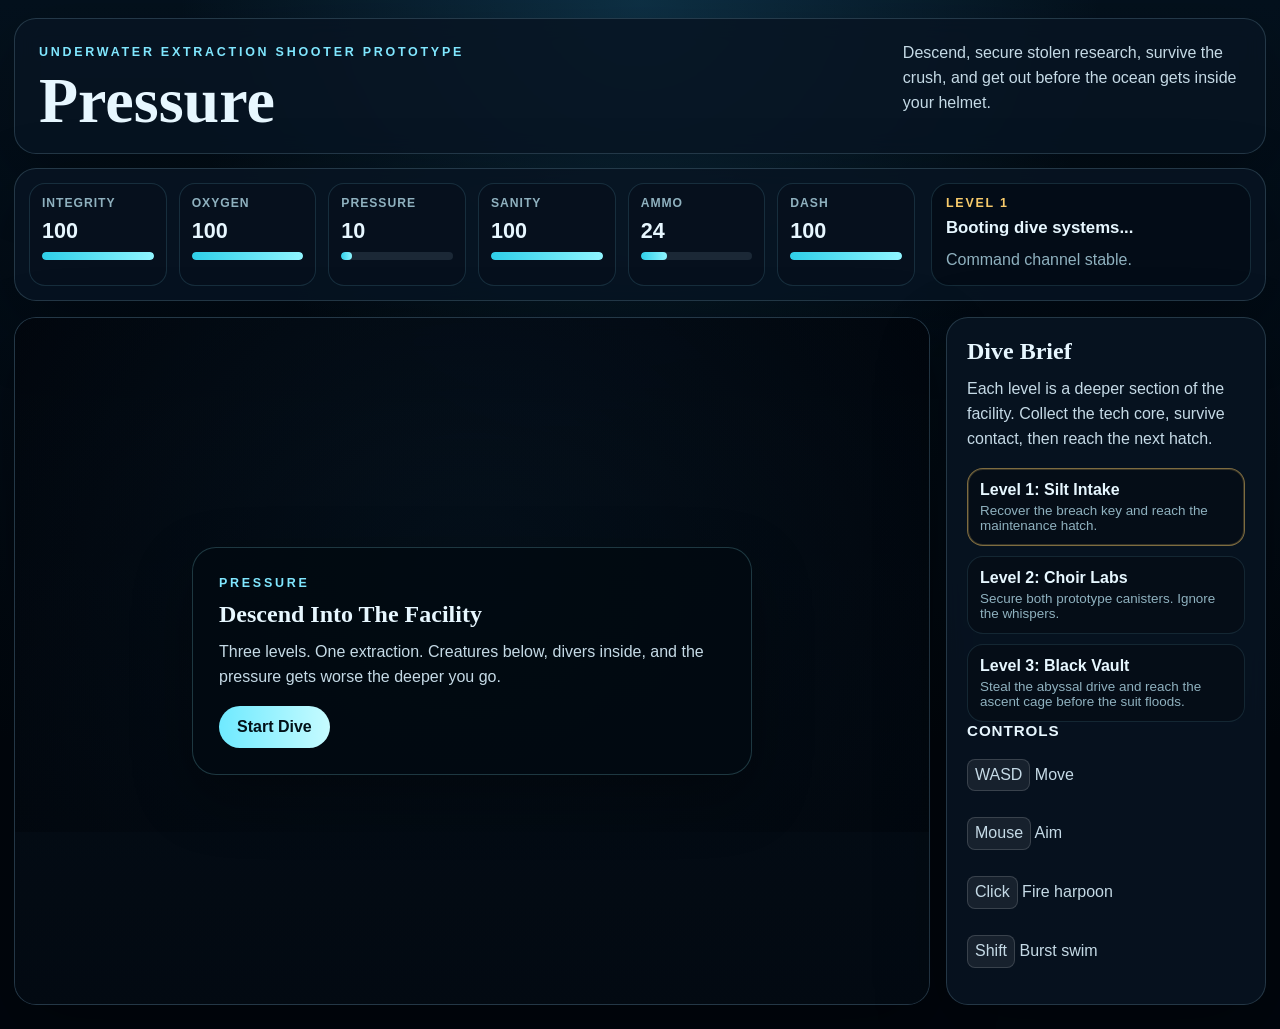
<file: index.html>
<!doctype html>
<html lang="en">
<head>
  <meta charset="utf-8">
  <meta http-equiv="refresh" content="0; url=./index-pressure.html">
  <meta name="viewport" content="width=device-width, initial-scale=1">
  <title>Pressure</title>
</head>
<body>
  <p>Opening <a href="./index-pressure.html">Pressure</a>...</p>
</body>
</html>
</file>
<file: styles-pressure.css>
:root {
  --bg-top: #04111d;
  --bg-bottom: #01060d;
  --panel: rgba(8, 20, 34, 0.86);
  --line: rgba(141, 191, 207, 0.22);
  --ink: #e7f7ff;
  --muted: #8fb1bf;
  --cyan: #80e7ff;
  --teal: #27b0c8;
  --alarm: #ff7171;
  --gold: #f8cb6b;
}

* {
  box-sizing: border-box;
}

body {
  margin: 0;
  min-height: 100vh;
  color: var(--ink);
  font-family: "Trebuchet MS", "Segoe UI", sans-serif;
  background:
    radial-gradient(circle at top, rgba(32, 108, 145, 0.35), transparent 38%),
    linear-gradient(180deg, var(--bg-top) 0%, var(--bg-bottom) 72%);
}

button,
kbd {
  font: inherit;
}

.shell {
  width: min(1380px, calc(100% - 28px));
  margin: 0 auto;
  padding: 18px 0 24px;
}

.topbar,
.hud,
.canvas-frame,
.briefing {
  border: 1px solid var(--line);
  border-radius: 22px;
  background: var(--panel);
  box-shadow: 0 24px 70px rgba(0, 0, 0, 0.28);
  backdrop-filter: blur(10px);
}

.topbar {
  display: grid;
  grid-template-columns: minmax(0, 1fr) 420px;
  gap: 20px;
  align-items: end;
  padding: 22px 24px;
}

.eyebrow,
.message-eyebrow {
  margin: 0 0 8px;
  color: var(--cyan);
  font-size: 0.78rem;
  font-weight: 800;
  letter-spacing: 0.22em;
  text-transform: uppercase;
}

h1,
h2,
h3,
p {
  margin-top: 0;
}

h1 {
  margin-bottom: 0;
  font-size: clamp(2.8rem, 5vw, 5rem);
  font-family: Georgia, "Times New Roman", serif;
  line-height: 0.95;
}

h2 {
  margin-bottom: 12px;
  font-size: 1.5rem;
  font-family: Georgia, "Times New Roman", serif;
}

h3 {
  margin-bottom: 10px;
  font-size: 0.95rem;
  letter-spacing: 0.06em;
  text-transform: uppercase;
}

p {
  color: #c5dae6;
  line-height: 1.55;
}

.topbar-copy {
  justify-self: end;
  max-width: 38ch;
}

.hud {
  display: grid;
  grid-template-columns: minmax(0, 1fr) 320px;
  gap: 16px;
  margin-top: 14px;
  padding: 14px;
}

.stat-grid {
  display: grid;
  grid-template-columns: repeat(6, minmax(0, 1fr));
  gap: 12px;
}

.stat {
  padding: 12px;
  border: 1px solid rgba(128, 231, 255, 0.14);
  border-radius: 16px;
  background: rgba(7, 17, 30, 0.88);
}

.stat span {
  display: block;
  color: var(--muted);
  font-size: 0.76rem;
  font-weight: 700;
  text-transform: uppercase;
  letter-spacing: 0.08em;
}

.stat strong {
  display: block;
  margin: 8px 0;
  font-size: 1.35rem;
}

.bar {
  height: 8px;
  overflow: hidden;
  border-radius: 999px;
  background: rgba(120, 150, 168, 0.18);
}

.bar i {
  display: block;
  height: 100%;
  border-radius: inherit;
  background: linear-gradient(90deg, #2ecfe8, #8ff5ff);
}

.mission-box {
  padding: 12px 14px;
  border-radius: 18px;
  border: 1px solid rgba(128, 231, 255, 0.14);
  background: rgba(4, 13, 24, 0.9);
}

.mission-box span {
  display: block;
  color: var(--gold);
  font-size: 0.78rem;
  font-weight: 800;
  letter-spacing: 0.14em;
  text-transform: uppercase;
}

.mission-box strong {
  display: block;
  margin: 8px 0 10px;
  font-size: 1.05rem;
}

.mission-box p {
  margin-bottom: 0;
  color: var(--muted);
}

.play-area {
  display: grid;
  grid-template-columns: minmax(0, 1fr) 320px;
  gap: 16px;
  margin-top: 16px;
}

.canvas-frame {
  position: relative;
  overflow: hidden;
  min-height: 540px;
}

canvas {
  display: block;
  width: 100%;
  height: auto;
  background: radial-gradient(circle at center, rgba(12, 44, 63, 0.28), rgba(1, 6, 13, 0.94));
}

.flood-overlay,
.flash-overlay,
.message-overlay {
  position: absolute;
  inset: 0;
}

.flood-overlay {
  pointer-events: none;
  opacity: 0;
  background:
    linear-gradient(180deg, rgba(100, 220, 255, 0) 0%, rgba(100, 220, 255, 0.08) 35%, rgba(100, 220, 255, 0.35) 100%);
  transition: opacity 0.25s ease;
}

.flood-overlay.active {
  opacity: 1;
}

.flash-overlay {
  pointer-events: none;
  opacity: 0;
  background: radial-gradient(circle, rgba(255, 255, 255, 0.35), rgba(255, 255, 255, 0));
}

.flash-overlay.active {
  animation: flash 0.3s ease;
}

.message-overlay {
  display: grid;
  place-items: center;
  padding: 24px;
  background: linear-gradient(180deg, rgba(1, 6, 13, 0.35), rgba(1, 6, 13, 0.78));
}

.message-overlay.hidden {
  display: none;
}

.message-card {
  width: min(560px, 100%);
  padding: 26px;
  border: 1px solid rgba(143, 245, 255, 0.2);
  border-radius: 24px;
  background: rgba(2, 10, 18, 0.92);
  box-shadow: 0 22px 60px rgba(0, 0, 0, 0.32);
}

.action-button {
  border: 0;
  border-radius: 999px;
  padding: 12px 18px;
  color: #021118;
  background: linear-gradient(90deg, #6feaff, #c6fbff);
  font-weight: 800;
  cursor: pointer;
}

.briefing {
  padding: 20px;
}

.level-list,
.controls {
  display: grid;
  gap: 10px;
}

.level-chip {
  padding: 12px;
  border: 1px solid rgba(128, 231, 255, 0.12);
  border-radius: 16px;
  background: rgba(5, 13, 23, 0.82);
}

.level-chip strong,
.level-chip span {
  display: block;
}

.level-chip span {
  color: var(--muted);
  font-size: 0.84rem;
  margin-top: 4px;
}

.level-chip.active {
  border-color: rgba(248, 203, 107, 0.5);
  box-shadow: inset 0 0 0 1px rgba(248, 203, 107, 0.2);
}

.level-chip.complete {
  border-color: rgba(39, 176, 200, 0.55);
}

kbd {
  display: inline-block;
  min-width: 2.2em;
  padding: 3px 7px;
  border-radius: 8px;
  border: 1px solid rgba(255, 255, 255, 0.15);
  background: rgba(255, 255, 255, 0.07);
}

.danger {
  color: var(--alarm);
}

.warning {
  color: var(--gold);
}

body.pressure-high .canvas-frame {
  animation: pulse 1.2s infinite alternate;
}

body.visor-cracked .canvas-frame::after {
  content: "";
  position: absolute;
  inset: 0;
  pointer-events: none;
  background:
    linear-gradient(120deg, transparent 48%, rgba(255, 255, 255, 0.2) 49%, transparent 50%),
    linear-gradient(150deg, transparent 40%, rgba(255, 255, 255, 0.12) 41%, transparent 42%),
    linear-gradient(70deg, transparent 64%, rgba(255, 255, 255, 0.16) 65%, transparent 66%);
  opacity: 0.8;
}

@keyframes flash {
  0% { opacity: 0; }
  30% { opacity: 1; }
  100% { opacity: 0; }
}

@keyframes pulse {
  from { transform: translateY(0); }
  to { transform: translateY(2px); }
}

@media (max-width: 1120px) {
  .hud,
  .play-area,
  .topbar {
    grid-template-columns: 1fr;
  }

  .topbar-copy {
    justify-self: start;
  }

  .stat-grid {
    grid-template-columns: repeat(3, minmax(0, 1fr));
  }
}

@media (max-width: 720px) {
  .shell {
    width: min(100% - 16px, 1380px);
    padding-top: 10px;
  }

  .stat-grid {
    grid-template-columns: repeat(2, minmax(0, 1fr));
  }

  .message-card,
  .briefing,
  .topbar,
  .hud {
    border-radius: 18px;
  }
}
</file>
